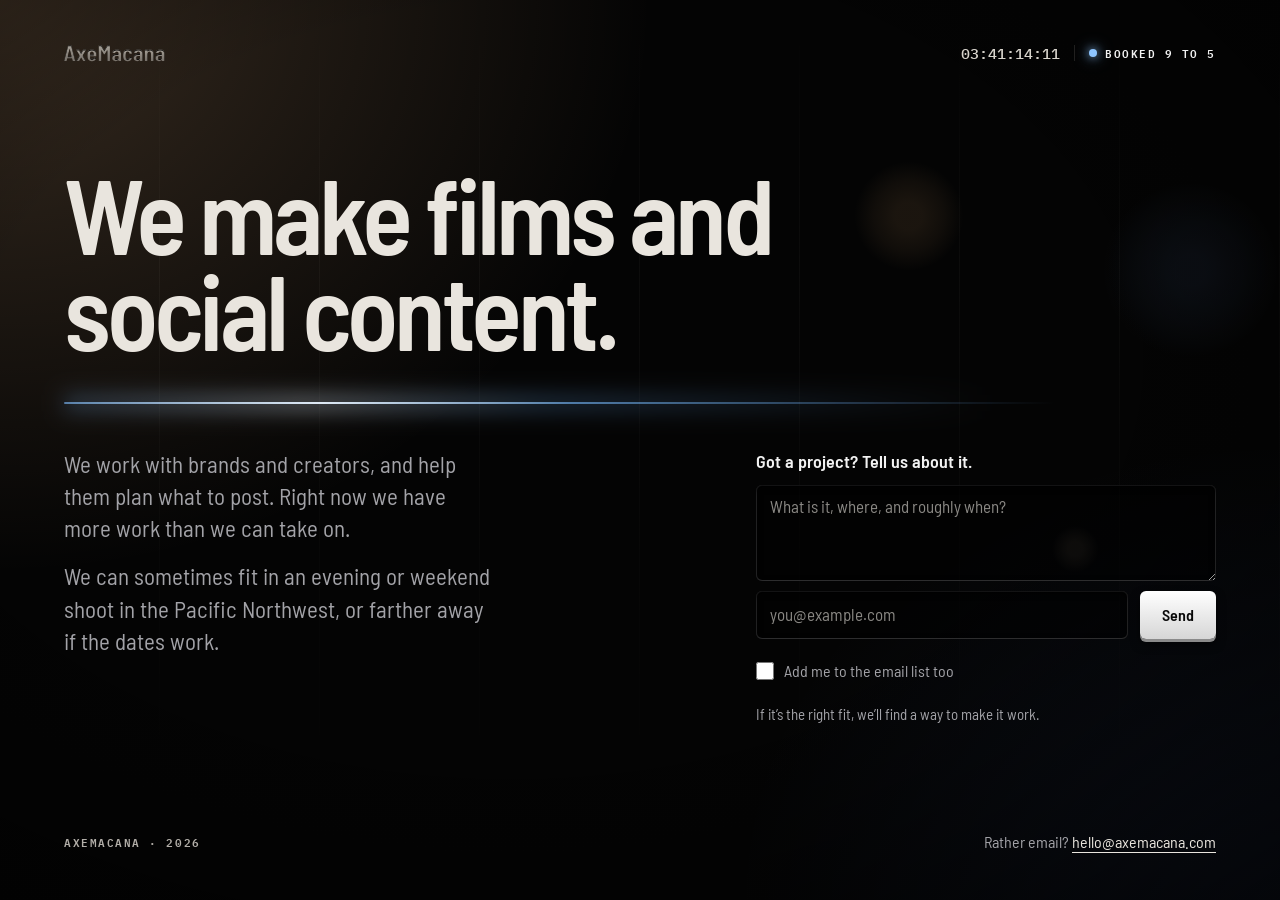
<file: index.html>
<!doctype html>
<html lang="en">
<head>
<meta charset="utf-8">
<meta name="theme-color" content="#040404">
<meta name="viewport" content="width=device-width,initial-scale=1">
<title>Axe Macana</title>
<meta name="description" content="Axe Macana makes films and social content for brands and creators. Evening and weekend shoots in the Pacific Northwest when the dates work.">
<link rel="preconnect" href="https://fonts.googleapis.com">
<link rel="preconnect" href="https://fonts.gstatic.com" crossorigin>
<link href="https://fonts.googleapis.com/css2?family=Barlow+Semi+Condensed:wght@400;600&family=IBM+Plex+Mono:wght@500;600&display=swap" rel="stylesheet">
<style>
/* Look: BrandToolkit docs/look/LOOK-INSTRUMENT-LIT.md. Colour is state only: blue = work under way. */
:root{--ink:#f2f2f2;--sub:#a3a3a8;--label:#b2aea8;--heading:#e9e5de;--run:#8ec5ff;--bg:#040404;
  --sans:"Barlow Semi Condensed","Segoe UI",system-ui,sans-serif;--mono:"IBM Plex Mono",ui-monospace,Consolas,monospace}
*{box-sizing:border-box}
[hidden]{display:none!important}
body{margin:0;background:var(--bg);color:var(--ink);font:400 18px/1.5 var(--sans)}
::selection{color:var(--bg);background:var(--heading)}
a{color:var(--heading);text-underline-offset:4px}
a:hover{color:#fff}
:focus-visible{outline:2px solid var(--heading);outline-offset:3px}

.page{position:relative;overflow:hidden;min-height:100vh;min-height:100svh;display:flex;flex-direction:column;justify-content:space-between;gap:56px;
  padding:clamp(16px,3vw,36px) clamp(16px,5vw,64px) clamp(20px,3vw,36px)}
.page>*{position:relative}
/* One room behind everything: warm key top left, cool fill bottom right, still bokeh, a faint grid, a vignette. */
.page>.light{position:absolute;inset:0;pointer-events:none}
.room{background:
  radial-gradient(circle 70px at 71% 24%,rgba(255,190,120,.09) 20%,rgba(255,190,120,.05) 50%,transparent 78%),
  radial-gradient(circle 30px at 84% 61%,rgba(255,220,180,.10) 24%,rgba(255,220,180,.05) 52%,transparent 78%),
  radial-gradient(circle 110px at 93% 30%,rgba(120,170,255,.07) 15%,rgba(120,170,255,.04) 48%,transparent 80%),
  radial-gradient(ellipse 60% 75% at 0% 0%,rgba(255,196,140,.20),transparent 85%),
  radial-gradient(ellipse 50% 60% at 100% 100%,rgba(90,140,255,.10),transparent 85%)}
.grid{background:repeating-linear-gradient(90deg,transparent 0 calc(12.5% - 1px),rgba(255,245,230,.035) calc(12.5% - 1px) 12.5%);
  -webkit-mask-image:linear-gradient(to bottom,transparent,#000 30%,transparent 92%);mask-image:linear-gradient(to bottom,transparent,#000 30%,transparent 92%)}
.vig{background:radial-gradient(ellipse 90% 85% at 40% 40%,transparent 45%,rgba(0,0,0,.7))}

@keyframes pulse{50%{opacity:.5}}
.live{animation:pulse 2.4s ease-in-out infinite}
@media (prefers-reduced-motion:reduce){.live{animation:none}}

.lbl{font:600 11px/1.5 var(--mono);letter-spacing:.14em;text-transform:uppercase;color:var(--label)}
header{display:flex;flex-wrap:wrap;align-items:center;justify-content:space-between;gap:8px 24px}
.wordmark{height:34px;width:auto;display:block;margin-left:-24px} /* the file has 45 of 280 units of empty space before the A */
.state{display:flex;align-items:center;gap:14px}
.tc{font:500 15px var(--mono);color:#d8d4cc;font-variant-numeric:tabular-nums}
.working{display:inline-flex;align-items:center;gap:8px;padding-left:14px;border-left:1px solid rgba(255,245,230,.12)}
.working .lbl{color:var(--ink)}
.dot{width:8px;height:8px;border-radius:50%;background:var(--run);box-shadow:0 0 8px rgba(142,197,255,.75),0 0 16px rgba(142,197,255,.75)}

main{display:flex;flex-direction:column;gap:clamp(24px,4vw,44px)}
h1{margin:0;max-width:11.5em;font-size:clamp(44px,8.2vw,124px);line-height:.92;font-weight:600;letter-spacing:-.04em;color:var(--heading);text-wrap:balance}
.glow{position:relative;height:2px}
.glow span{position:absolute;mix-blend-mode:screen}
.glow .line{inset:0;border-radius:2px;background:linear-gradient(90deg,rgba(110,180,255,.6),rgba(225,240,255,.95) 22%,rgba(110,180,255,.6) 44%,transparent 86%)}
.glow .haze{left:0;right:20%;top:-8px;height:18px;filter:blur(10px);opacity:.35;background:linear-gradient(90deg,rgba(110,180,255,.6),rgba(225,240,255,.95) 26%,rgba(110,180,255,.6) 52%,transparent)}
.lower{display:flex;flex-wrap:wrap;align-items:flex-start;justify-content:space-between;gap:28px 64px}
.copy{flex:1 1 300px;max-width:24em}
.copy p{margin:0;font-size:clamp(19px,1.8vw,23px);line-height:1.4;color:var(--sub)}
.copy p+p{margin-top:.7em}

form{flex:1 1 340px;max-width:460px;display:flex;flex-direction:column;gap:10px}
form label{font-weight:600;font-size:18px}
.row{display:flex;flex-wrap:wrap;gap:12px}
input[type=email]{flex:1 1 220px;min-width:0;min-height:48px;padding:10px 14px;border:0;border-radius:6px;background:rgba(0,0,0,.5);box-shadow:inset 0 2px 6px #000,inset 0 0 0 1px #3a3a3c;color:var(--ink);font:400 17px/1.4 var(--sans)}
input[type=email]::placeholder,textarea::placeholder{color:#8a8884}
textarea{width:100%;min-height:96px;resize:vertical;padding:10px 14px;border:0;border-radius:6px;background:rgba(0,0,0,.5);box-shadow:inset 0 2px 6px #000,inset 0 0 0 1px #3a3a3c;color:var(--ink);font:400 17px/1.4 var(--sans)}
.check{display:flex;align-items:center;gap:10px;min-height:44px;font-weight:400!important;font-size:16px!important;color:var(--sub);cursor:pointer}
.check input{width:18px;height:18px;margin:0;accent-color:#e9e5de;flex:none}
button{flex:none;min-height:48px;padding:0 22px;border:0;border-radius:6px;cursor:pointer;font:600 16px var(--sans);color:#090909;background:linear-gradient(#fff,#d6d6d6);box-shadow:0 3px 0 #8a8a8a,0 5px 10px rgba(0,0,0,.6)}
button:active{transform:translateY(2px);box-shadow:0 1px 0 #8a8a8a,0 2px 5px rgba(0,0,0,.6)}
.fine{font-size:15px;color:var(--sub)}
.fine.err{color:#ff8a7a}
/* After Send: the form is replaced by this, big enough to notice. Green = sent (the look's "ok"). */
.sent{flex:1 1 340px;max-width:460px;display:flex;flex-direction:column;gap:10px;padding:22px 22px 20px;border-radius:10px;
  background:rgba(16,15,15,.55);box-shadow:inset 0 1px 0 rgba(255,245,230,.09),inset 0 0 0 1px rgba(34,224,122,.35),0 18px 40px rgba(0,0,0,.45),0 0 32px rgba(34,224,122,.08);outline:none}
.sent h2{display:flex;align-items:center;gap:12px;margin:0;font-size:clamp(30px,4vw,40px);line-height:1.05;font-weight:600;letter-spacing:-.02em;color:var(--heading)}
.sent .ok{width:12px;height:12px;border-radius:50%;flex:none;background:#22e07a;box-shadow:0 0 8px rgba(34,224,122,.75),0 0 16px rgba(34,224,122,.75)}
.sent p{margin:0;font-size:19px;line-height:1.4;color:var(--ink)}
.sent .again{align-self:flex-start;min-height:44px;padding:0;background:none;box-shadow:none;color:var(--sub);font:400 16px var(--sans);text-decoration:underline;text-underline-offset:4px}
.sent .again:active{transform:none}
.hp{position:absolute;left:-9999px}

footer{display:flex;flex-wrap:wrap;align-items:center;justify-content:space-between;gap:4px 24px}
footer p{margin:0;font-size:16px;color:var(--sub)}
footer a{display:inline-flex;align-items:center;min-height:44px}
@media (max-width:600px){footer{flex-direction:column-reverse;align-items:flex-start}}  /* on a phone the name goes last, under the email line */
</style>
<script>
// GoatCounter: one account for several domains, so prefix paths with the host,
// and count clicks on outbound links and buttons as events.
window.goatcounter={no_onload:true,path:function(p){return location.host+p}};
document.addEventListener('DOMContentLoaded',function(){
  document.querySelectorAll('a[href]').forEach(function(a){
    if(a.hasAttribute('data-goatcounter-click'))return;
    var h=a.getAttribute('href');
    if(/^(https?:|mailto:|tel:)/.test(h)||/#(contact|sauna-channel|social|films|credits)$/.test(h)){
      a.setAttribute('data-goatcounter-click',location.host+' click: '+h.replace(/^https?:\/\//,''));
      a.setAttribute('data-goatcounter-title',(a.textContent||'').trim().replace(/\s+/g,' ').slice(0,80));
    }
  });
});
</script>
<script>
// Count first (the ?ref= tag from /ig, /tt, /yt, /x, /email is read here), then clean the address bar.
function gcReady(){function go(){goatcounter.count();goatcounter.bind_events();
  if(location.search)history.replaceState(null,'',location.pathname+location.hash)}
  if(document.readyState==='loading')document.addEventListener('DOMContentLoaded',go);else go()}
</script>
<script data-goatcounter="https://axemacana.goatcounter.com/count" async src="//gc.zgo.at/count.js" onload="gcReady()"></script>
</head>
<body>
<div class="page">
<div class="light room" aria-hidden="true"></div>
<div class="light grid" aria-hidden="true"></div>
<div class="light vig" aria-hidden="true"></div>

<header>
  <img class="wordmark" src="wordmark.svg" width="280" height="64" alt="Axe Macana">
  <div class="state">
    <span class="tc" id="tc" aria-hidden="true"></span>
    <span class="working"><span class="dot live"></span><span class="lbl">Booked 9 to 5</span></span>
  </div>
</header>

<main id="main">
  <h1>We make films and social content.</h1>
  <div class="glow" aria-hidden="true"><span class="line live"></span><span class="haze live"></span></div>
  <div class="lower">
    <div class="copy">
    <p>We work with brands and creators, and help them plan what to post. Right now we have more work than we can take on.</p>
    <p>We can sometimes fit in an evening or weekend shoot in the Pacific Northwest, or farther away if the dates work.</p>
    </div>
    <form id="project" action="https://api.web3forms.com/submit" method="post">
      <input type="hidden" name="access_key" value="7d783d63-92f8-4aae-b6c3-2d317c190f1e">
      <input type="hidden" name="subject" value="New project from axemacana.com">
      <input type="hidden" name="from_name" value="axemacana.com">
      <input type="checkbox" name="botcheck" class="hp" tabindex="-1" autocomplete="off" aria-hidden="true">
      <label for="msg">Got a project? Tell us about it.</label>
      <textarea id="msg" name="message" rows="3" placeholder="What is it, where, and roughly when?" required></textarea>
      <div class="row">
        <input id="email" type="email" name="email" placeholder="you@example.com" autocomplete="email" aria-label="Your email" required>
        <button type="submit" id="project-btn">Send</button>
      </div>
      <label class="check"><input type="checkbox" id="join"><span>Add me to the email list too</span></label>
      <span class="fine" id="project-note" role="status" aria-live="polite">If it’s the right fit, we’ll find a way to make it work.</span>
    </form>
    <div class="sent" id="sent" tabindex="-1" hidden>
      <h2><span class="ok" aria-hidden="true"></span>Got it, thanks.</h2>
      <p>We’ll read it and write back soon.</p>
      <p id="sent-list" hidden>One more thing: check your inbox and confirm the email list, or you won’t be on it.</p>
      <button type="button" class="again" id="again">Send another</button>
    </div>
  </div>
</main>

<footer>
  <span class="lbl">AxeMacana · 2026</span>
  <p>Rather email? <a href="mailto:hello@axemacana.com">hello@axemacana.com</a></p>
</footer>
</div>
<script>
// Project form: sends to Web3Forms (which emails us) in the background and stays on the page; Web3Forms
// answers JSON {"success":true}. If the box is ticked, the address also goes to the Kit list, which sends
// its own confirm email. Without JavaScript the form posts to Web3Forms directly.
(function(){
  var f=document.getElementById('project'); if(!f||!window.fetch||!window.FormData) return;
  var btn=document.getElementById('project-btn'), note=document.getElementById('project-note'), first=note.textContent, busy=false;
  function fail(msg){note.className='fine err'; note.textContent=msg}
  var sent=document.getElementById('sent');
  function done(joined){f.reset(); note.className='fine'; note.textContent=first;
    document.getElementById('sent-list').hidden=!joined;
    f.hidden=true; sent.hidden=false;
    sent.focus({preventScroll:true});   // moves focus off the field, which also closes a phone keyboard
    sent.scrollIntoView({block:'center',behavior:'smooth'})}
  document.getElementById('again').addEventListener('click',function(){sent.hidden=true; f.hidden=false; f.message.focus()});
  f.addEventListener('submit',function(e){
    e.preventDefault(); if(busy) return;
    if(f.botcheck.checked){done(false);return}   // honeypot ticked: a bot, say nothing
    busy=true; btn.disabled=true; btn.textContent='Sending…'; note.className='fine'; note.textContent=first;
    var join=document.getElementById('join').checked;
    if(join){var k=new FormData(); k.set('email_address',f.email.value);
      fetch('https://app.kit.com/forms/10152137/subscriptions',{method:'POST',body:k,headers:{Accept:'application/json'}}).catch(function(){})}
    fetch(f.action,{method:'POST',body:new FormData(f),headers:{Accept:'application/json'}})
      .then(function(r){return r.json()})
      .then(function(j){ if(j&&j.success){done(join);return} fail('That didn’t send. Try again, or email us.') })
      .catch(function(){fail('That didn’t send. Check your connection, or email us.')})
      .finally(function(){busy=false; btn.disabled=false; btn.textContent='Send'});
  });

  // Phones: keep the field being typed in above the on-screen keyboard. The visual viewport shrinks when
  // the keyboard opens; if the field (with its Send row) ends up under it, add room below the page and
  // scroll it into the part that is still visible. Browsers that already do this see no change.
  var vv=window.visualViewport; if(!vv) return;
  var active=null;
  function fit(){
    if(!active) return;
    var cover=Math.max(0,window.innerHeight-vv.height);
    document.body.style.paddingBottom=cover?cover+'px':'';
    var target=active.tagName==='TEXTAREA'?active:(active.closest('.row')||active);
    var r=target.getBoundingClientRect(), top=vv.offsetTop+16, bottom=vv.offsetTop+vv.height-32;   // 32: room for the Send key's shadow and a phone's suggestion bar
    if(r.bottom>bottom) window.scrollBy(0,r.bottom-bottom);
    else if(r.top<top) window.scrollBy(0,r.top-top);
  }
  f.addEventListener('focusin',function(e){
    if(!/^(TEXTAREA|INPUT)$/.test(e.target.tagName)||e.target.type==='checkbox') return;
    active=e.target; setTimeout(fit,350); setTimeout(fit,750);   // after the keyboard has slid in, and again after the browser's own scroll
  });
  f.addEventListener('focusout',function(){active=null; setTimeout(function(){if(!active) document.body.style.paddingBottom=''},200)});
  vv.addEventListener('resize',fit);
})();
</script>
<script>
// Time of day as timecode at 24 frames a second; once a second when the visitor asks for less motion.
(function(){
  var el=document.getElementById('tc'); if(!el) return;
  var calm=window.matchMedia&&matchMedia('(prefers-reduced-motion: reduce)').matches;
  function p(n){return String(n).padStart(2,'0')}
  function tick(){var d=new Date();
    el.textContent=p(d.getHours())+':'+p(d.getMinutes())+':'+p(d.getSeconds())+':'+(calm?'00':p(Math.floor(d.getMilliseconds()*24/1000)))}
  tick(); setInterval(tick,calm?1000:1000/24);
})();
</script>
</body>
</html>
</file>
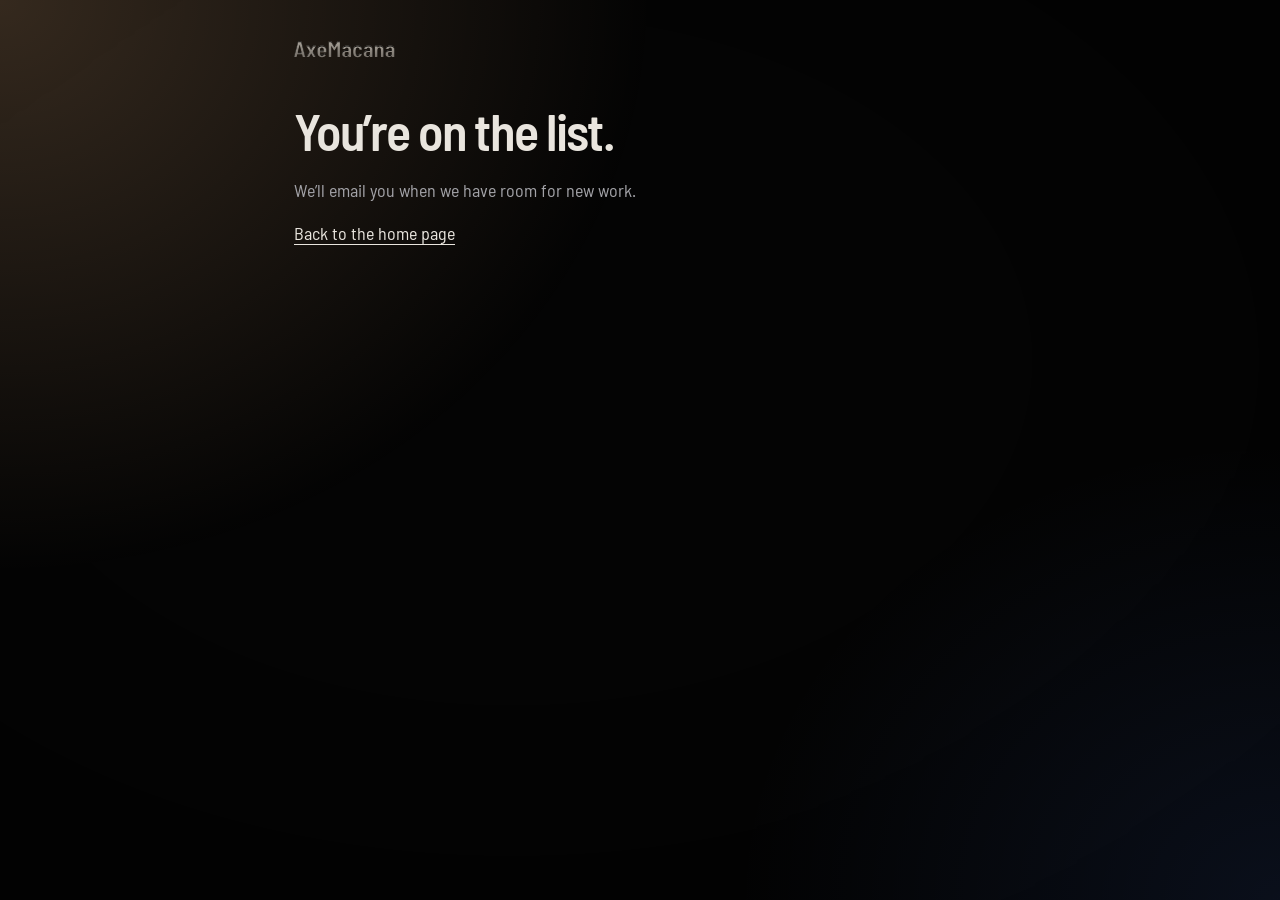
<file: confirmed/index.html>
<!doctype html>
<meta charset="utf-8">
<meta name="viewport" content="width=device-width,initial-scale=1">
<meta name="robots" content="noindex,nofollow">
<meta name="theme-color" content="#040404">
<title>You’re on the list · Axe Macana</title>
<link rel="preconnect" href="https://fonts.googleapis.com">
<link rel="preconnect" href="https://fonts.gstatic.com" crossorigin>
<link href="https://fonts.googleapis.com/css2?family=Barlow+Semi+Condensed:wght@400;600&display=swap" rel="stylesheet">
<link rel="stylesheet" href="/pages.css">
<script>window.goatcounter={path:function(p){return location.host+p}}</script>
<script data-goatcounter="https://axemacana.goatcounter.com/count" async src="//gc.zgo.at/count.js"></script>
<h1>You’re on the list.</h1>
<p>We’ll email you when we have room for new work.</p>
<p><a href="/">Back to the home page</a></p>
</file>
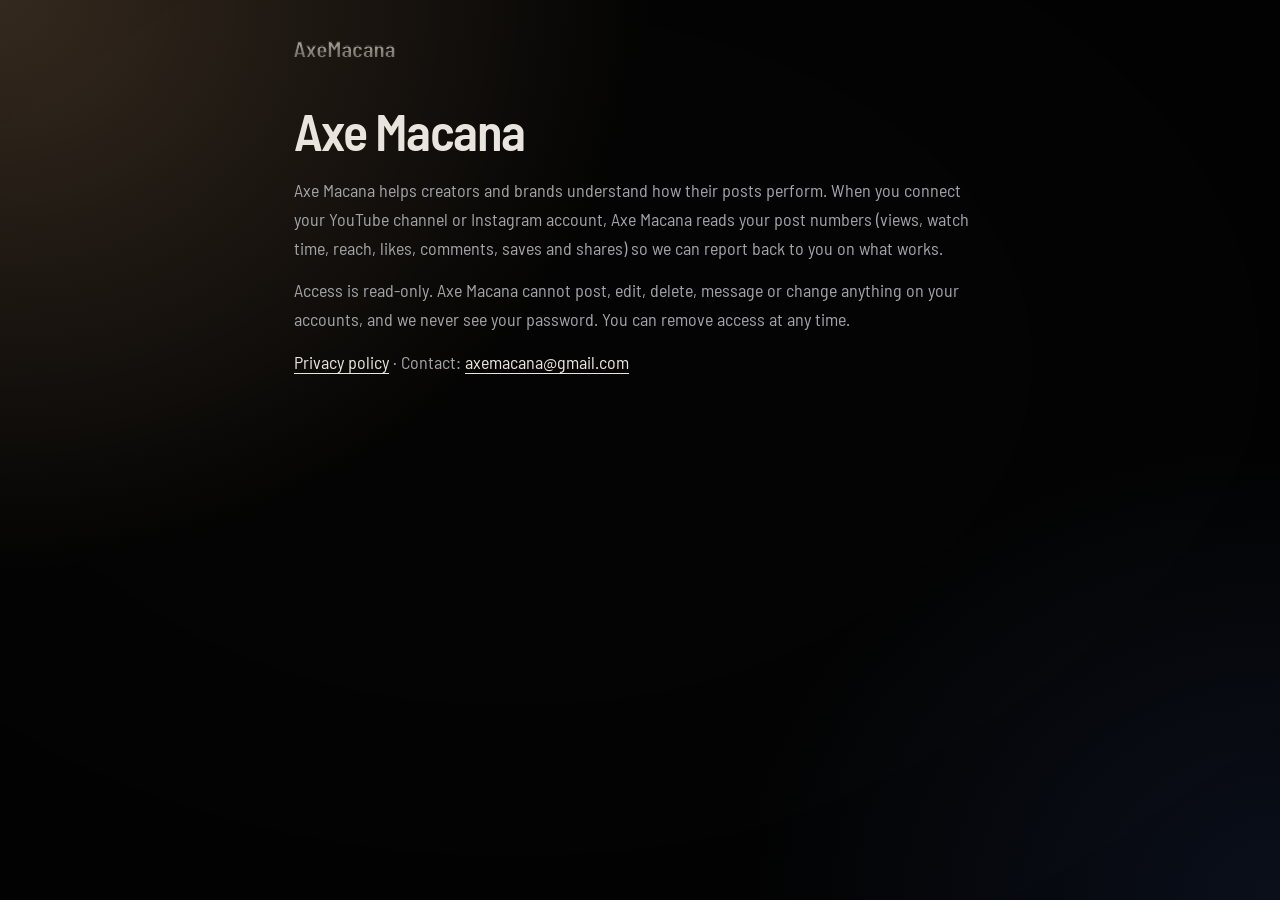
<file: connect/index.html>
<!doctype html>
<meta charset="utf-8">
<meta name="viewport" content="width=device-width,initial-scale=1">
<meta name="robots" content="noindex,nofollow">
<title>Axe Macana</title>
<meta name="theme-color" content="#040404">
<link rel="preconnect" href="https://fonts.googleapis.com">
<link rel="preconnect" href="https://fonts.gstatic.com" crossorigin>
<link href="https://fonts.googleapis.com/css2?family=Barlow+Semi+Condensed:wght@400;600&display=swap" rel="stylesheet">
<link rel="stylesheet" href="/pages.css">
<h1>Axe Macana</h1>
<p>Axe Macana helps creators and brands understand how their posts perform. When you connect your YouTube channel or
Instagram account, Axe Macana reads your post numbers (views, watch time, reach, likes, comments, saves and shares)
so we can report back to you on what works.</p>
<p>Access is read-only. Axe Macana cannot post, edit, delete, message or change anything on your accounts, and we never see
your password. You can remove access at any time.</p>
<p><a href="/connect/privacy">Privacy policy</a> · Contact: <a href="mailto:axemacana@gmail.com">axemacana@gmail.com</a></p>
</file>
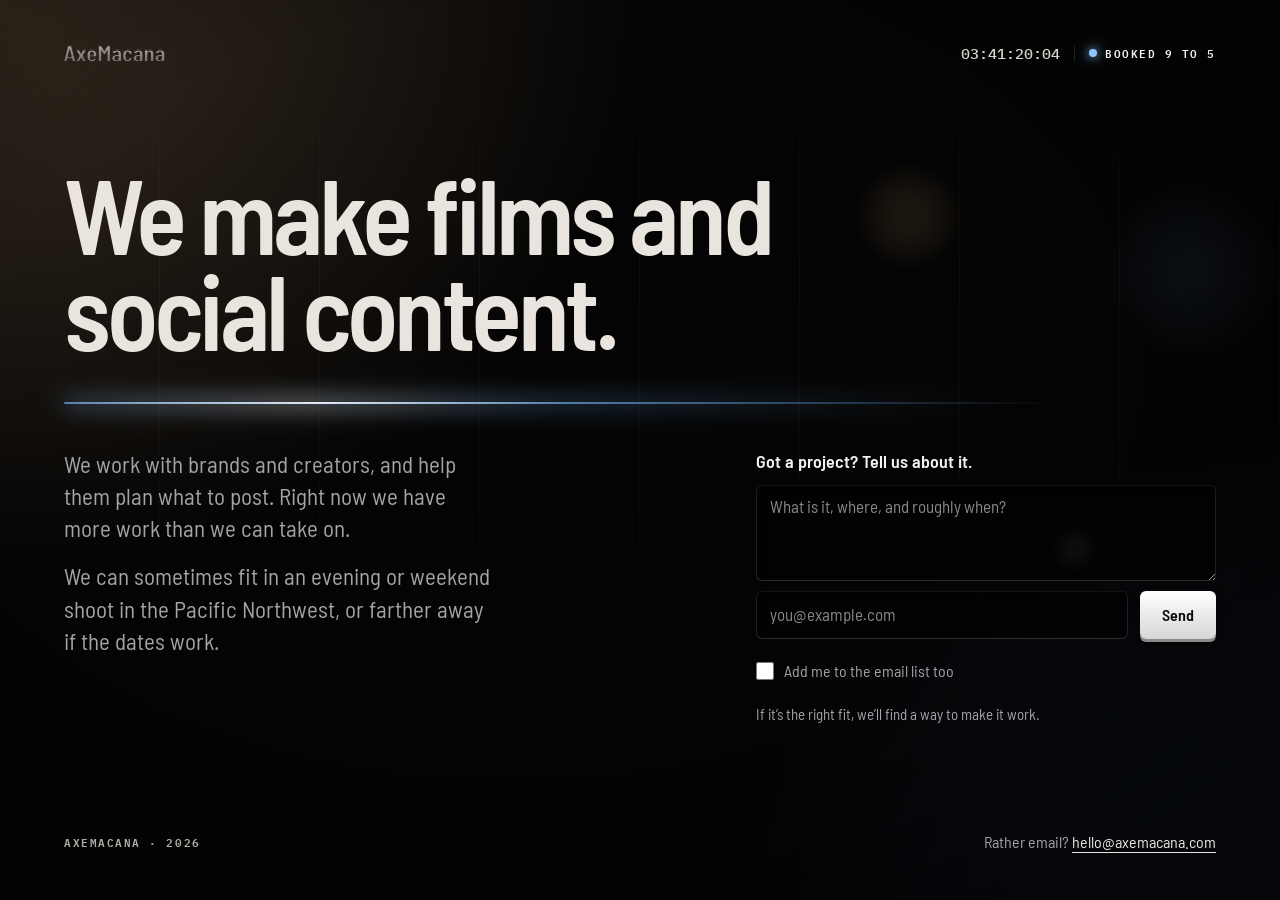
<file: email/index.html>
<!doctype html>
<meta charset="utf-8">
<title>Redirecting</title>
<meta name="robots" content="noindex">
<meta name="referrer" content="no-referrer">
<link rel="canonical" href="https://axemacana.com/">
<meta http-equiv="refresh" content="0;url=/?ref=email">
<script>location.replace('/?ref=email')</script>
<a href="/?ref=email">Continue</a>
</file>
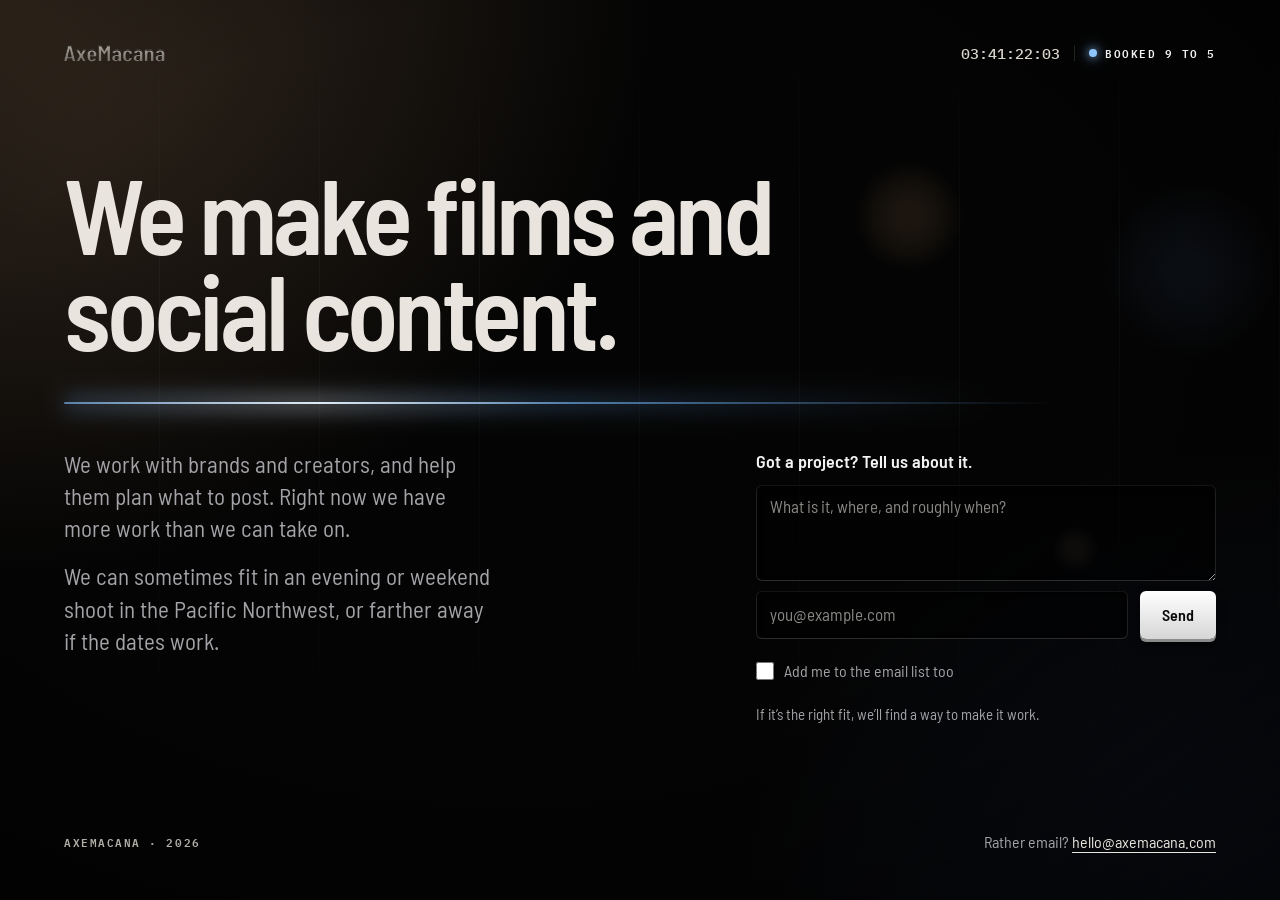
<file: ig/index.html>
<!doctype html>
<meta charset="utf-8">
<title>Redirecting</title>
<meta name="robots" content="noindex">
<meta name="referrer" content="no-referrer">
<link rel="canonical" href="https://axemacana.com/">
<meta http-equiv="refresh" content="0;url=/?ref=instagram">
<script>location.replace('/?ref=instagram')</script>
<a href="/?ref=instagram">Continue</a>
</file>
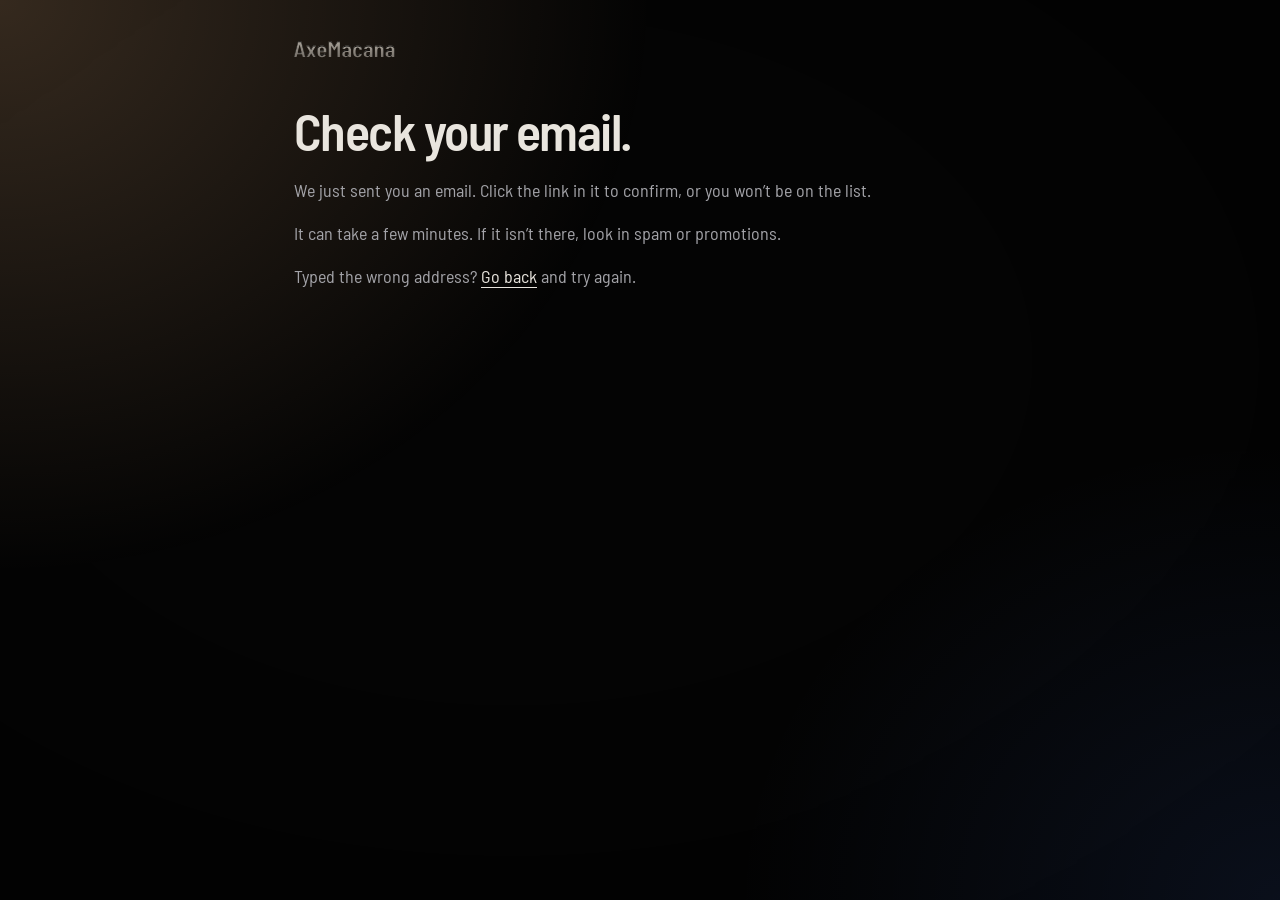
<file: thanks/index.html>
<!doctype html>
<meta charset="utf-8">
<meta name="viewport" content="width=device-width,initial-scale=1">
<meta name="robots" content="noindex,nofollow">
<meta name="theme-color" content="#040404">
<title>Check your email · Axe Macana</title>
<link rel="preconnect" href="https://fonts.googleapis.com">
<link rel="preconnect" href="https://fonts.gstatic.com" crossorigin>
<link href="https://fonts.googleapis.com/css2?family=Barlow+Semi+Condensed:wght@400;600&display=swap" rel="stylesheet">
<link rel="stylesheet" href="/pages.css">
<script>window.goatcounter={path:function(p){return location.host+p}}</script>
<script data-goatcounter="https://axemacana.goatcounter.com/count" async src="//gc.zgo.at/count.js"></script>
<h1>Check your email.</h1>
<p>We just sent you an email. Click the link in it to confirm, or you won’t be on the list.</p>
<p>It can take a few minutes. If it isn’t there, look in spam or promotions.</p>
<p>Typed the wrong address? <a href="/">Go back</a> and try again.</p>
</file>
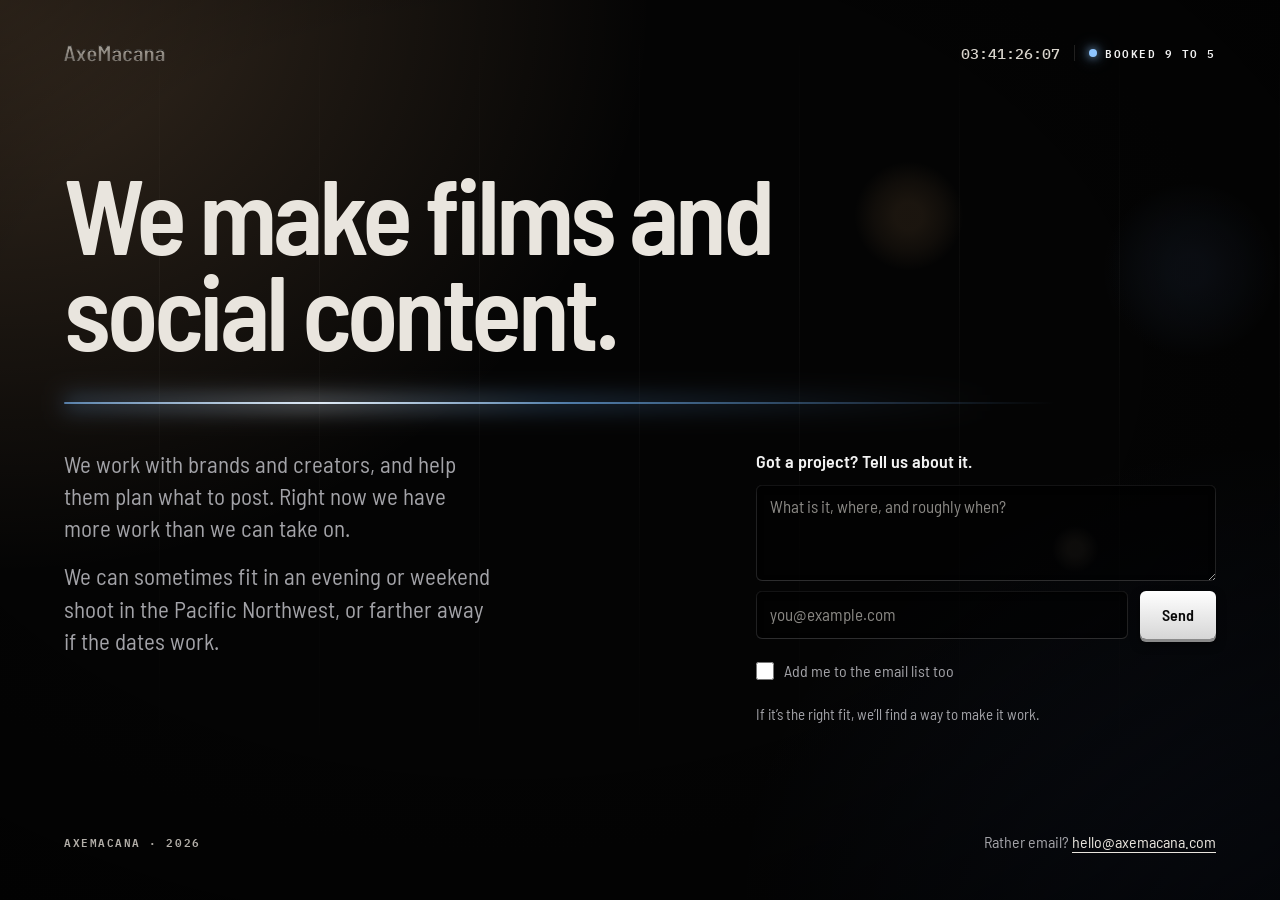
<file: tt/index.html>
<!doctype html>
<meta charset="utf-8">
<title>Redirecting</title>
<meta name="robots" content="noindex">
<meta name="referrer" content="no-referrer">
<link rel="canonical" href="https://axemacana.com/">
<meta http-equiv="refresh" content="0;url=/?ref=tiktok">
<script>location.replace('/?ref=tiktok')</script>
<a href="/?ref=tiktok">Continue</a>
</file>
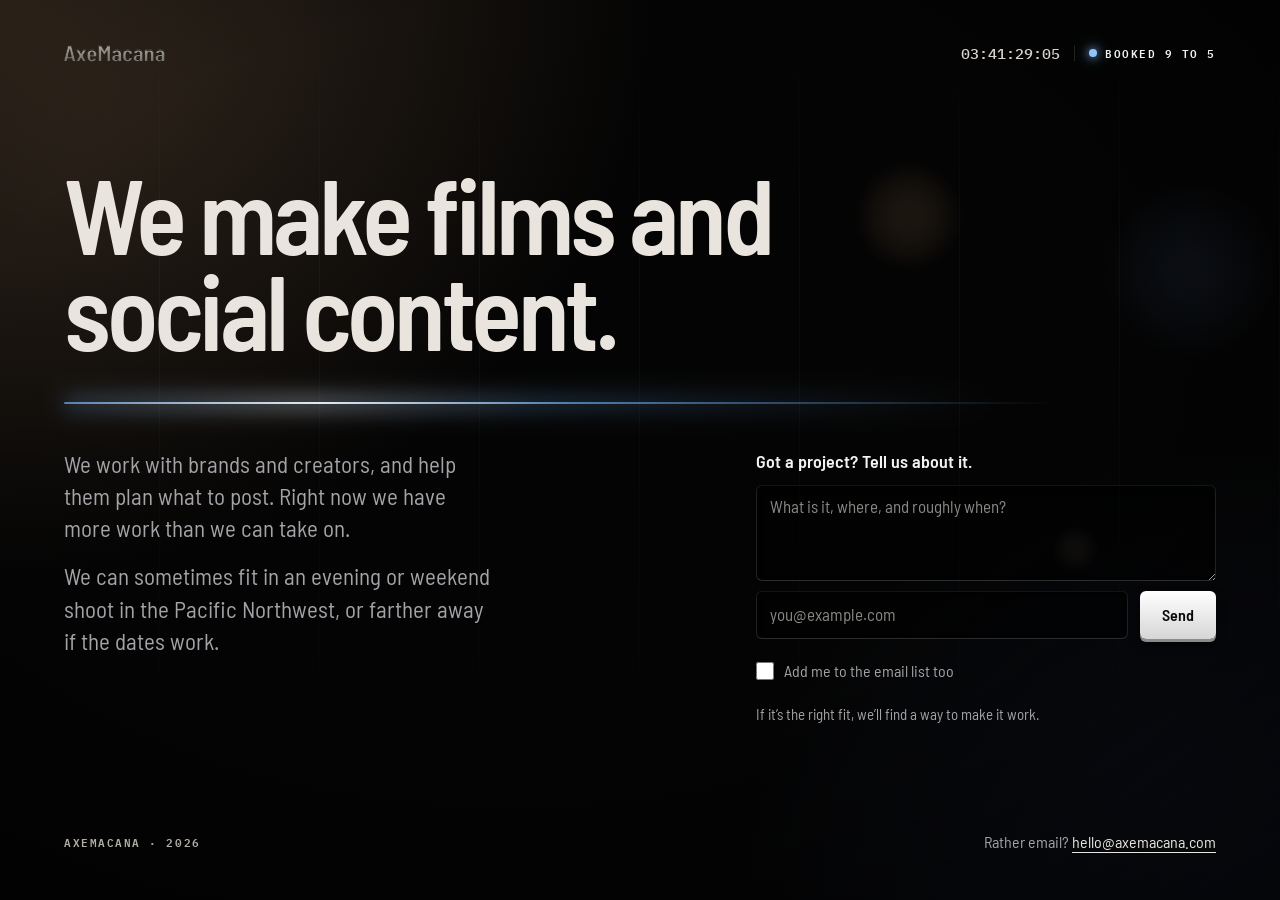
<file: x/index.html>
<!doctype html>
<meta charset="utf-8">
<title>Redirecting</title>
<meta name="robots" content="noindex">
<meta name="referrer" content="no-referrer">
<link rel="canonical" href="https://axemacana.com/">
<meta http-equiv="refresh" content="0;url=/?ref=x">
<script>location.replace('/?ref=x')</script>
<a href="/?ref=x">Continue</a>
</file>
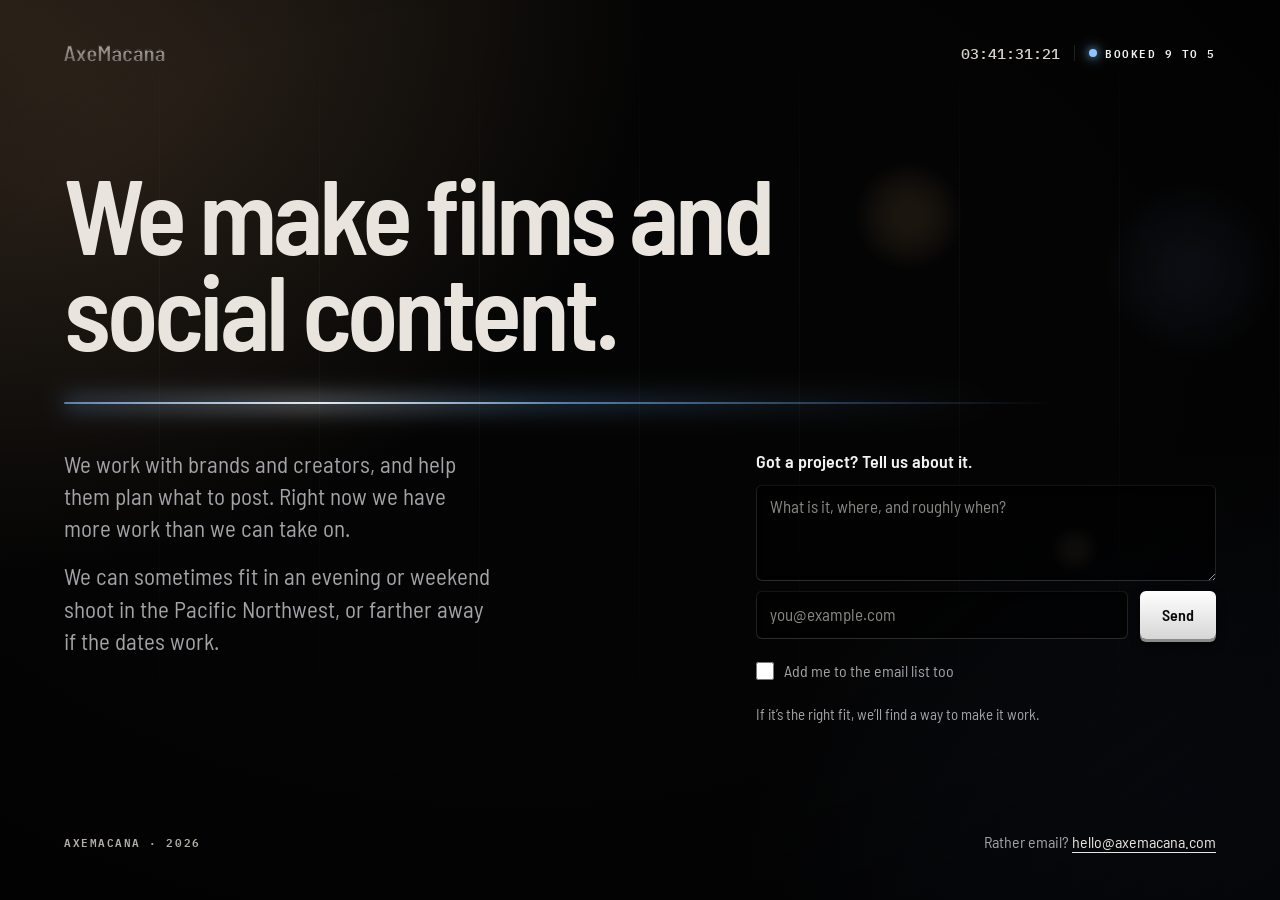
<file: yt/index.html>
<!doctype html>
<meta charset="utf-8">
<title>Redirecting</title>
<meta name="robots" content="noindex">
<meta name="referrer" content="no-referrer">
<link rel="canonical" href="https://axemacana.com/">
<meta http-equiv="refresh" content="0;url=/?ref=youtube">
<script>location.replace('/?ref=youtube')</script>
<a href="/?ref=youtube">Continue</a>
</file>
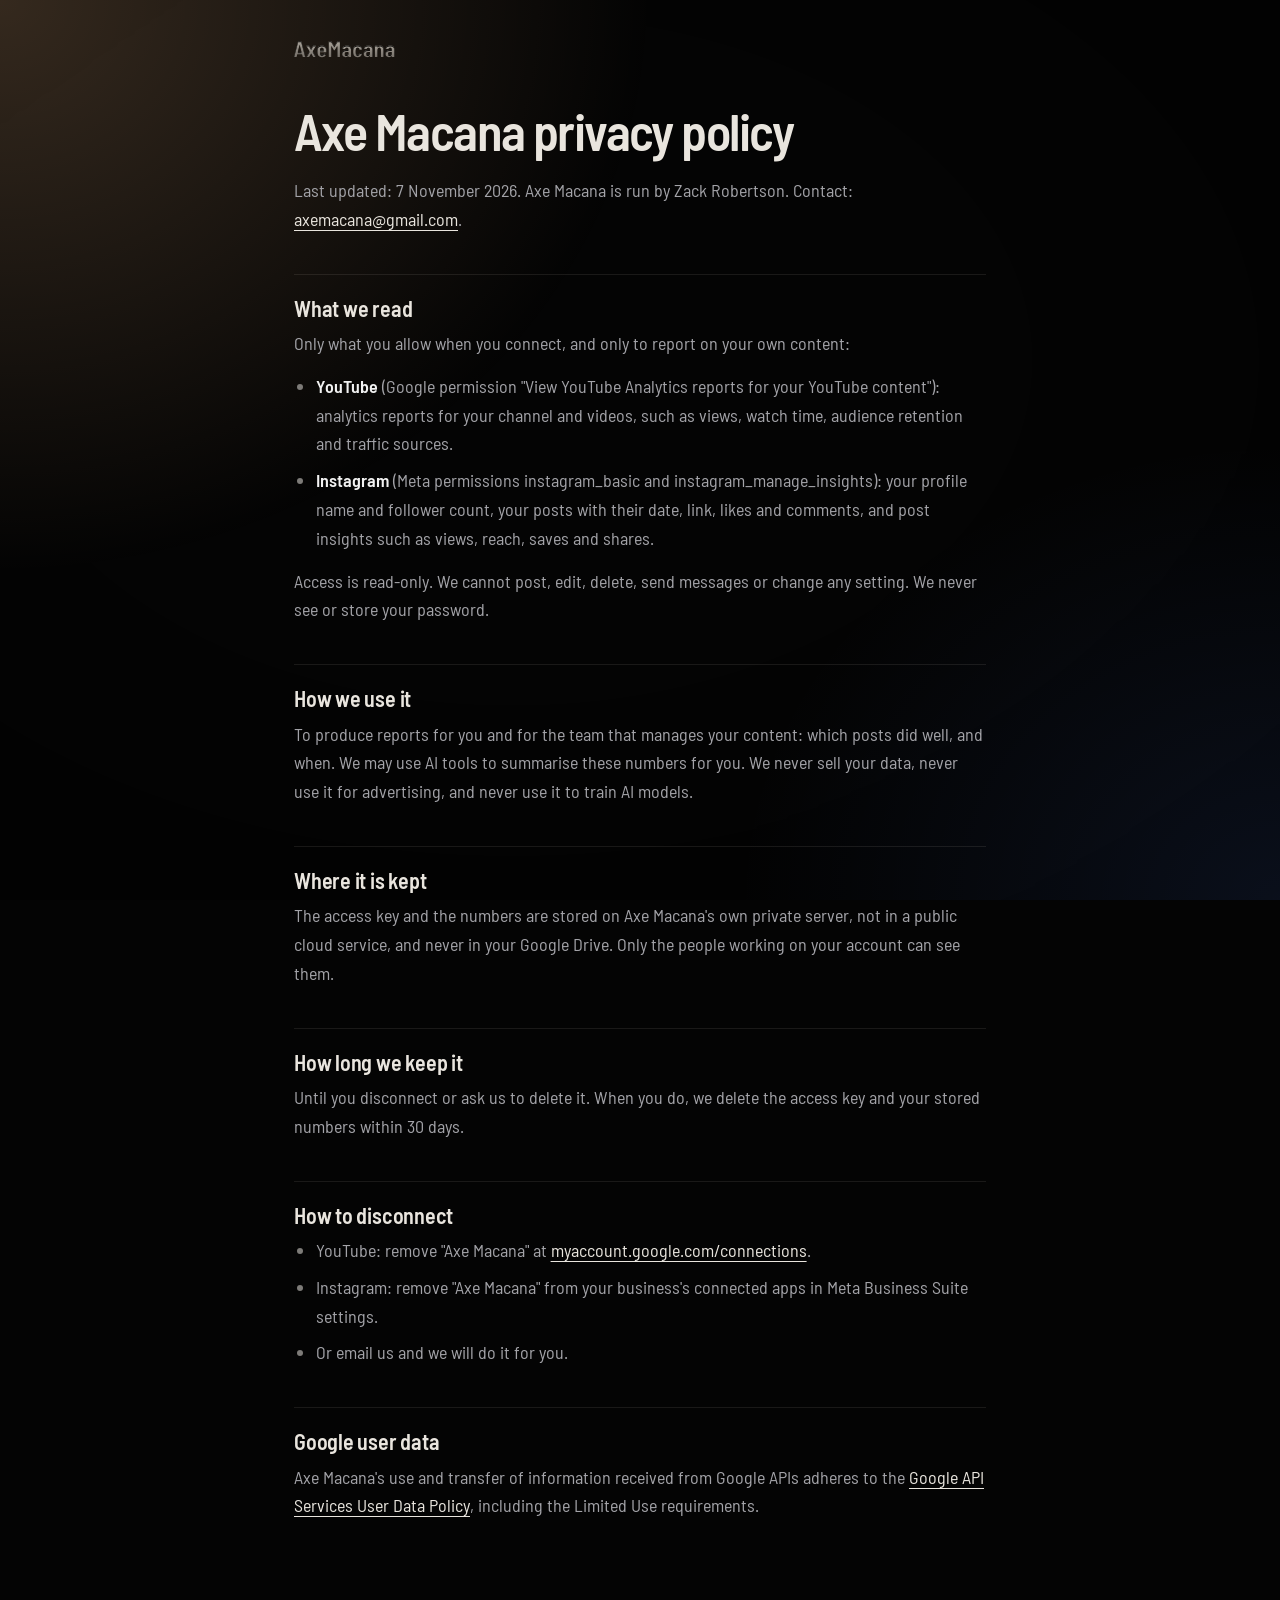
<file: connect/privacy/index.html>
<!doctype html>
<meta charset="utf-8">
<meta name="viewport" content="width=device-width,initial-scale=1">
<meta name="robots" content="noindex,nofollow">
<title>Axe Macana privacy policy</title>
<meta name="theme-color" content="#040404">
<link rel="preconnect" href="https://fonts.googleapis.com">
<link rel="preconnect" href="https://fonts.gstatic.com" crossorigin>
<link href="https://fonts.googleapis.com/css2?family=Barlow+Semi+Condensed:wght@400;600&display=swap" rel="stylesheet">
<link rel="stylesheet" href="/pages.css">
<h1>Axe Macana privacy policy</h1>
<p>Last updated: 7 November 2026. Axe Macana is run by Zack Robertson. Contact:
<a href="mailto:axemacana@gmail.com">axemacana@gmail.com</a>.</p>

<h2>What we read</h2>
<p>Only what you allow when you connect, and only to report on your own content:</p>
<ul>
<li><b>YouTube</b> (Google permission "View YouTube Analytics reports for your YouTube content"): analytics reports for
your channel and videos, such as views, watch time, audience retention and traffic sources.</li>
<li><b>Instagram</b> (Meta permissions instagram_basic and instagram_manage_insights): your profile name and follower
count, your posts with their date, link, likes and comments, and post insights such as views, reach, saves and shares.</li>
</ul>
<p>Access is read-only. We cannot post, edit, delete, send messages or change any setting. We never see or store your
password.</p>

<h2>How we use it</h2>
<p>To produce reports for you and for the team that manages your content: which posts did well, and when. We may use
AI tools to summarise these numbers for you. We never sell your data, never use it for advertising, and never use it to
train AI models.</p>

<h2>Where it is kept</h2>
<p>The access key and the numbers are stored on Axe Macana's own private server, not in a public cloud service, and never in your
Google Drive. Only the people working on your account can see them.</p>

<h2>How long we keep it</h2>
<p>Until you disconnect or ask us to delete it. When you do, we delete the access key and your stored numbers within 30
days.</p>

<h2>How to disconnect</h2>
<ul>
<li>YouTube: remove "Axe Macana" at <a href="https://myaccount.google.com/connections">myaccount.google.com/connections</a>.</li>
<li>Instagram: remove "Axe Macana" from your business's connected apps in Meta Business Suite settings.</li>
<li>Or email us and we will do it for you.</li>
</ul>

<h2>Google user data</h2>
<p>Axe Macana's use and transfer of information received from Google APIs adheres to the
<a href="https://developers.google.com/terms/api-services-user-data-policy">Google API Services User Data Policy</a>,
including the Limited Use requirements.</p>
</file>
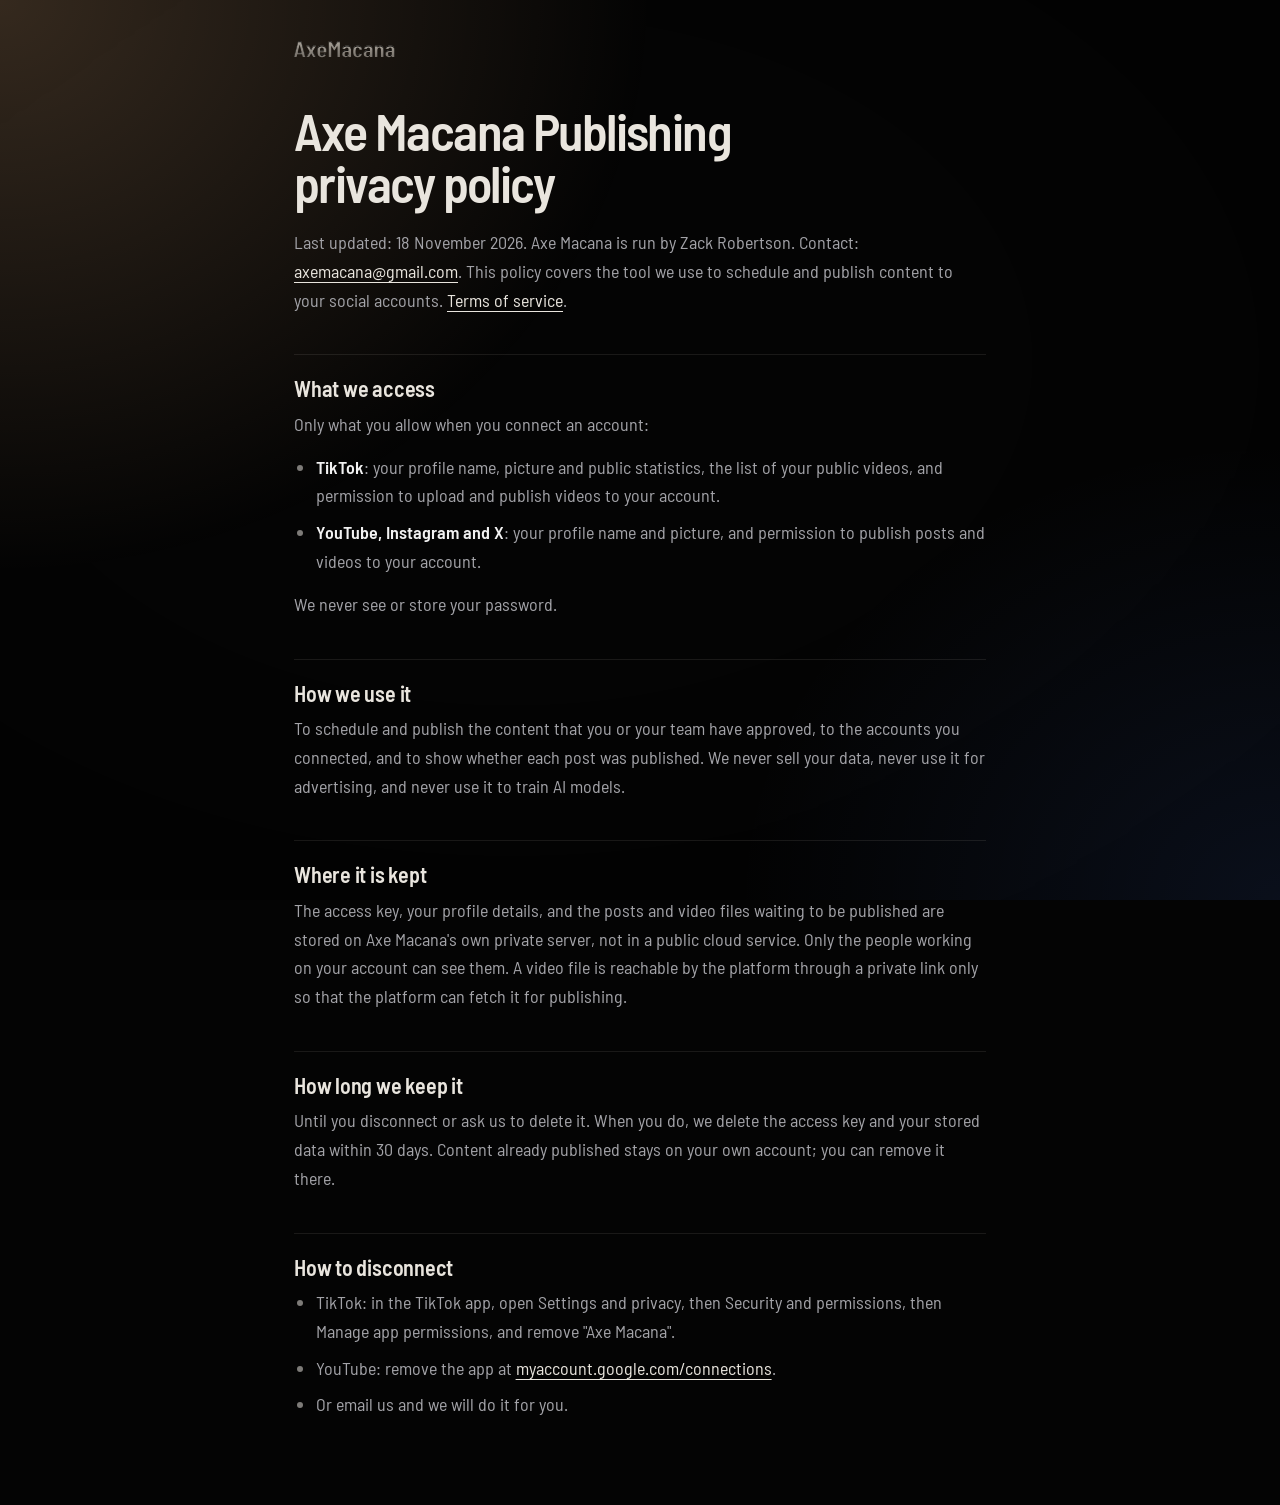
<file: post/privacy/index.html>
<!doctype html>
<meta charset="utf-8">
<meta name="viewport" content="width=device-width,initial-scale=1">
<meta name="robots" content="noindex,nofollow">
<meta name="theme-color" content="#040404">
<link rel="preconnect" href="https://fonts.googleapis.com">
<link rel="preconnect" href="https://fonts.gstatic.com" crossorigin>
<link href="https://fonts.googleapis.com/css2?family=Barlow+Semi+Condensed:wght@400;600&display=swap" rel="stylesheet">
<link rel="stylesheet" href="/pages.css">
<title>Axe Macana Publishing privacy policy</title>
<h1>Axe Macana Publishing privacy policy</h1>
<p>Last updated: 18 November 2026. Axe Macana is run by Zack Robertson. Contact:
<a href="mailto:axemacana@gmail.com">axemacana@gmail.com</a>. This policy covers the tool we use to schedule and
publish content to your social accounts. <a href="/post/terms/">Terms of service</a>.</p>

<h2>What we access</h2>
<p>Only what you allow when you connect an account:</p>
<ul>
<li><b>TikTok</b>: your profile name, picture and public statistics, the list of your public videos, and permission to
upload and publish videos to your account.</li>
<li><b>YouTube, Instagram and X</b>: your profile name and picture, and permission to publish posts and videos to your
account.</li>
</ul>
<p>We never see or store your password.</p>

<h2>How we use it</h2>
<p>To schedule and publish the content that you or your team have approved, to the accounts you connected, and to show
whether each post was published. We never sell your data, never use it for advertising, and never use it to train AI
models.</p>

<h2>Where it is kept</h2>
<p>The access key, your profile details, and the posts and video files waiting to be published are stored on Axe
Macana's own private server, not in a public cloud service. Only the people working on your account can see them. A
video file is reachable by the platform through a private link only so that the platform can fetch it for publishing.</p>

<h2>How long we keep it</h2>
<p>Until you disconnect or ask us to delete it. When you do, we delete the access key and your stored data within 30
days. Content already published stays on your own account; you can remove it there.</p>

<h2>How to disconnect</h2>
<ul>
<li>TikTok: in the TikTok app, open Settings and privacy, then Security and permissions, then Manage app permissions,
and remove "Axe Macana".</li>
<li>YouTube: remove the app at <a href="https://myaccount.google.com/connections">myaccount.google.com/connections</a>.</li>
<li>Or email us and we will do it for you.</li>
</ul>
</file>
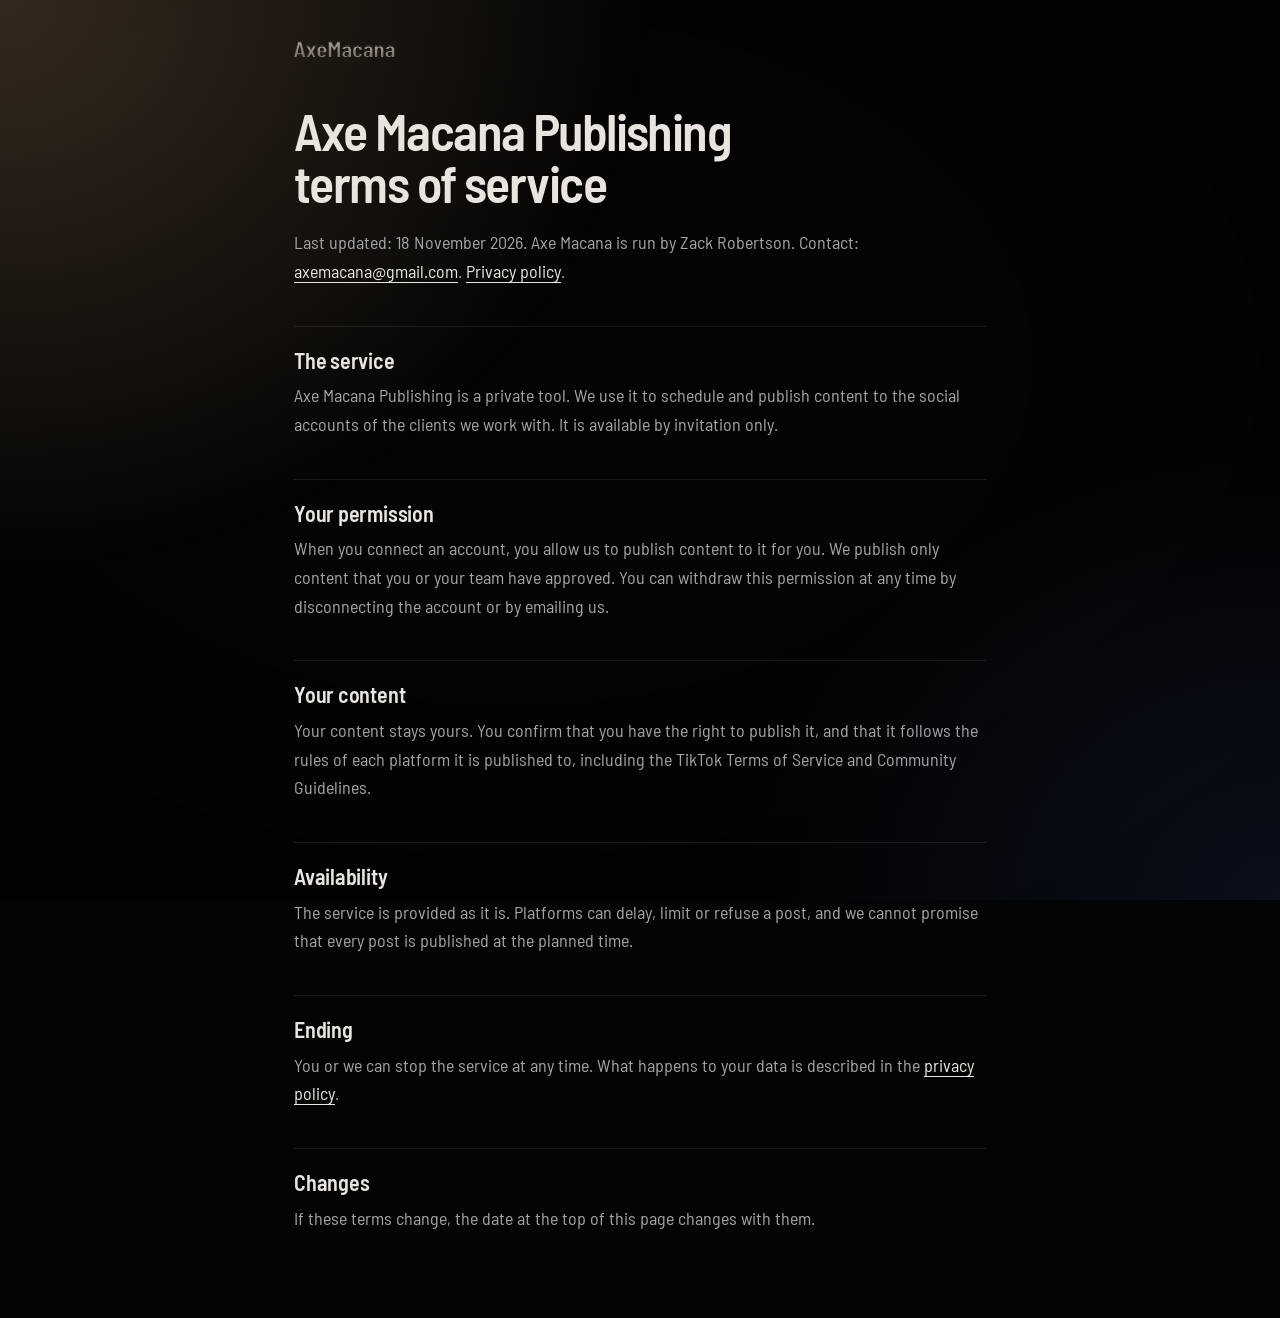
<file: post/terms/index.html>
<!doctype html>
<meta charset="utf-8">
<meta name="viewport" content="width=device-width,initial-scale=1">
<meta name="robots" content="noindex,nofollow">
<meta name="theme-color" content="#040404">
<link rel="preconnect" href="https://fonts.googleapis.com">
<link rel="preconnect" href="https://fonts.gstatic.com" crossorigin>
<link href="https://fonts.googleapis.com/css2?family=Barlow+Semi+Condensed:wght@400;600&display=swap" rel="stylesheet">
<link rel="stylesheet" href="/pages.css">
<title>Axe Macana Publishing terms of service</title>
<h1>Axe Macana Publishing terms of service</h1>
<p>Last updated: 18 November 2026. Axe Macana is run by Zack Robertson. Contact:
<a href="mailto:axemacana@gmail.com">axemacana@gmail.com</a>. <a href="/post/privacy/">Privacy policy</a>.</p>

<h2>The service</h2>
<p>Axe Macana Publishing is a private tool. We use it to schedule and publish content to the social accounts of the
clients we work with. It is available by invitation only.</p>

<h2>Your permission</h2>
<p>When you connect an account, you allow us to publish content to it for you. We publish only content that you or your
team have approved. You can withdraw this permission at any time by disconnecting the account or by emailing us.</p>

<h2>Your content</h2>
<p>Your content stays yours. You confirm that you have the right to publish it, and that it follows the rules of each
platform it is published to, including the TikTok Terms of Service and Community Guidelines.</p>

<h2>Availability</h2>
<p>The service is provided as it is. Platforms can delay, limit or refuse a post, and we cannot promise that every post
is published at the planned time.</p>

<h2>Ending</h2>
<p>You or we can stop the service at any time. What happens to your data is described in the
<a href="/post/privacy/">privacy policy</a>.</p>

<h2>Changes</h2>
<p>If these terms change, the date at the top of this page changes with them.</p>
</file>
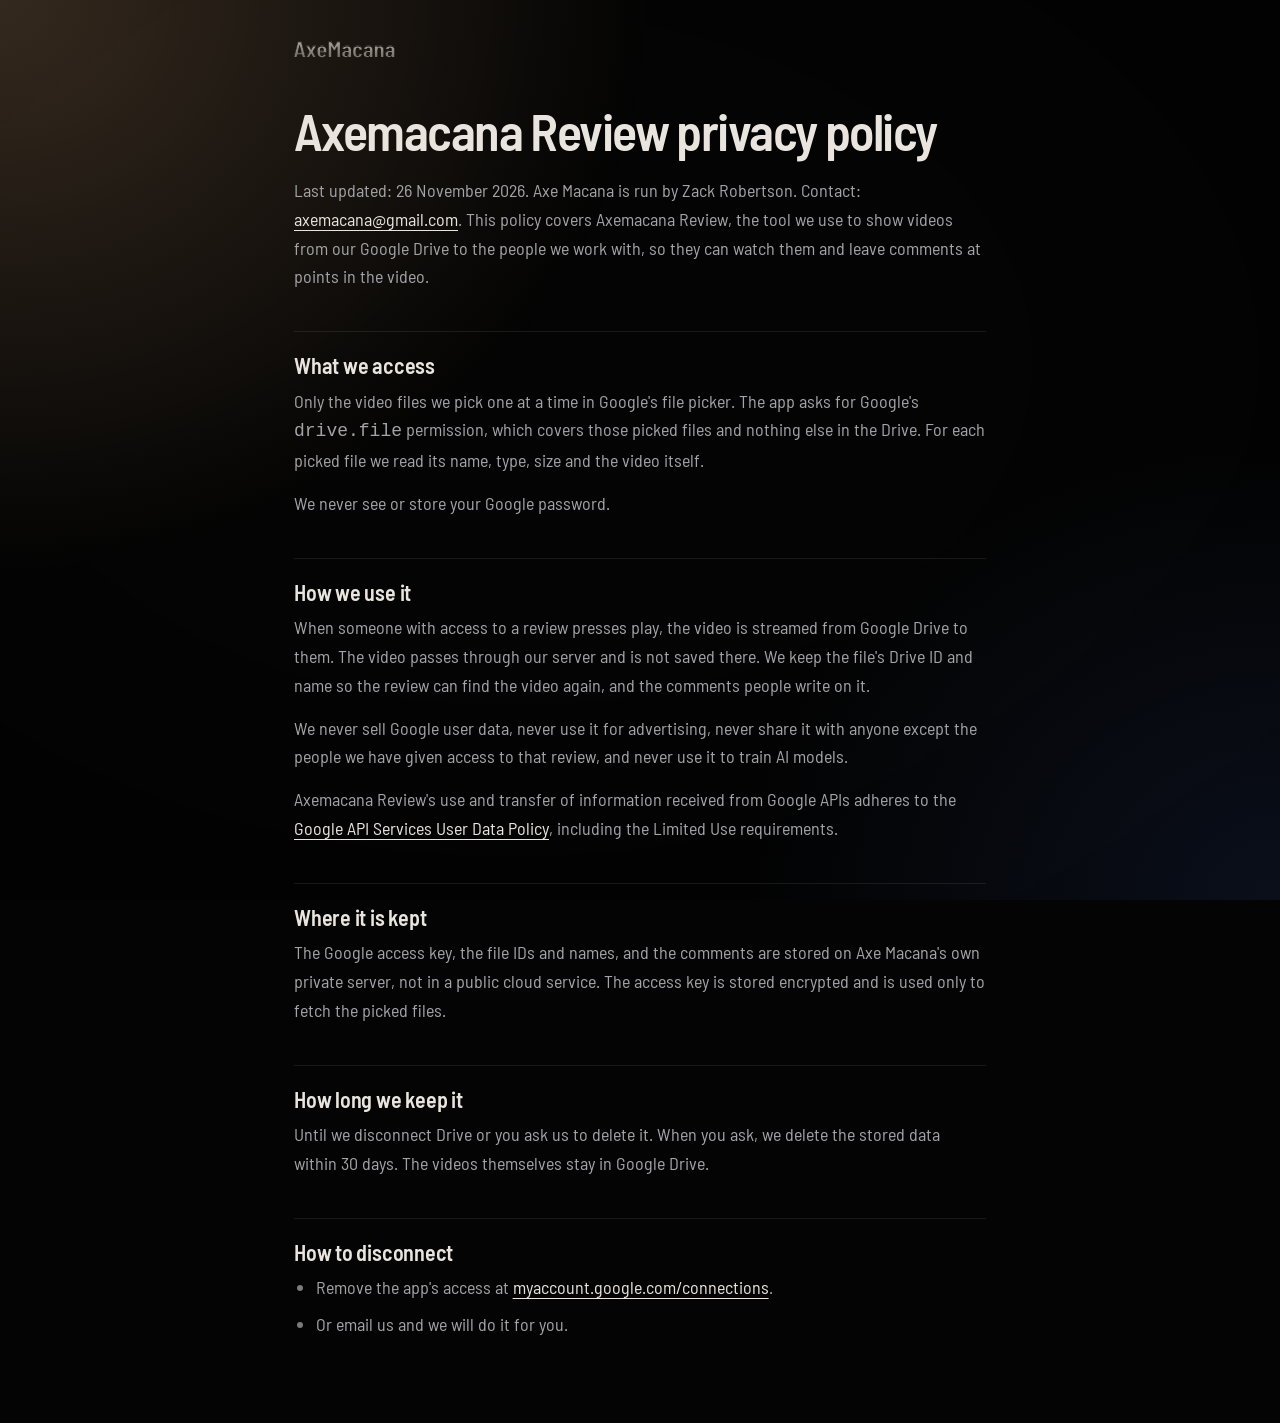
<file: review/privacy/index.html>
<!doctype html>
<meta charset="utf-8">
<meta name="viewport" content="width=device-width,initial-scale=1">
<meta name="robots" content="noindex,nofollow">
<meta name="theme-color" content="#040404">
<link rel="preconnect" href="https://fonts.googleapis.com">
<link rel="preconnect" href="https://fonts.gstatic.com" crossorigin>
<link href="https://fonts.googleapis.com/css2?family=Barlow+Semi+Condensed:wght@400;600&display=swap" rel="stylesheet">
<link rel="stylesheet" href="/pages.css">
<title>Axemacana Review privacy policy</title>
<h1>Axemacana Review privacy policy</h1>
<p>Last updated: 26 November 2026. Axe Macana is run by Zack Robertson. Contact:
<a href="mailto:axemacana@gmail.com">axemacana@gmail.com</a>. This policy covers Axemacana Review, the tool we use to
show videos from our Google Drive to the people we work with, so they can watch them and leave comments at points in
the video.</p>

<h2>What we access</h2>
<p>Only the video files we pick one at a time in Google's file picker. The app asks for Google's
<code>drive.file</code> permission, which covers those picked files and nothing else in the Drive. For each picked file
we read its name, type, size and the video itself.</p>
<p>We never see or store your Google password.</p>

<h2>How we use it</h2>
<p>When someone with access to a review presses play, the video is streamed from Google Drive to them. The video passes
through our server and is not saved there. We keep the file's Drive ID and name so the review can find the video again,
and the comments people write on it.</p>
<p>We never sell Google user data, never use it for advertising, never share it with anyone except the people we have
given access to that review, and never use it to train AI models.</p>
<p>Axemacana Review's use and transfer of information received from Google APIs adheres to the
<a href="https://developers.google.com/terms/api-services-user-data-policy">Google API Services User Data Policy</a>,
including the Limited Use requirements.</p>

<h2>Where it is kept</h2>
<p>The Google access key, the file IDs and names, and the comments are stored on Axe Macana's own private server, not in
a public cloud service. The access key is stored encrypted and is used only to fetch the picked files.</p>

<h2>How long we keep it</h2>
<p>Until we disconnect Drive or you ask us to delete it. When you ask, we delete the stored data within 30 days. The
videos themselves stay in Google Drive.</p>

<h2>How to disconnect</h2>
<ul>
<li>Remove the app's access at <a href="https://myaccount.google.com/connections">myaccount.google.com/connections</a>.</li>
<li>Or email us and we will do it for you.</li>
</ul>
</file>
<file: pages.css>
/* Shared look for the small text pages (/connect, /post). Same room as the home page:
   BrandToolkit docs/look/LOOK-INSTRUMENT-LIT.md. Styles tags only, so the pages' markup and words stay as they are. */
:root{--ink:#f2f2f2;--sub:#a3a3a8;--heading:#e9e5de;--bg:#040404;
  --sans:"Barlow Semi Condensed","Segoe UI",system-ui,sans-serif}
*{box-sizing:border-box}
html{background:var(--bg);color-scheme:dark}
/* warm key top left, cool fill bottom right, vignette: fixed, so long pages scroll in front of one room */
html::before{content:"";position:fixed;inset:0;pointer-events:none;background:
  radial-gradient(ellipse 60% 75% at 0% 0%,rgba(255,196,140,.20),transparent 85%),
  radial-gradient(ellipse 50% 60% at 100% 100%,rgba(90,140,255,.10),transparent 85%),
  radial-gradient(ellipse 90% 85% at 40% 40%,transparent 45%,rgba(0,0,0,.7))}
body{position:relative;margin:0 auto;max-width:42em;padding:104px clamp(16px,5vw,32px) 72px;
  color:var(--sub);font:400 18px/1.6 var(--sans);
  /* the wordmark file has 45 of 280 units of empty space before the A, hence the pull to the left */
  background:url(/wordmark.svg) no-repeat calc(clamp(16px,5vw,32px) - 24px) 32px / auto 34px}
::selection{color:var(--bg);background:var(--heading)}
h1{margin:0 0 20px;font-size:clamp(34px,6vw,52px);line-height:1;font-weight:600;letter-spacing:-.03em;color:var(--heading);text-wrap:balance}
h2{margin:40px 0 8px;padding-top:20px;border-top:1px solid rgba(255,245,230,.09);font-size:22px;line-height:1.2;font-weight:600;letter-spacing:-.01em;color:var(--heading)}
p{margin:0 0 14px}
ul{margin:0 0 14px;padding-left:1.2em}
li{margin:0 0 8px}
li::marker{color:#7d7b78}
b{font-weight:600;color:var(--ink)}
a{color:var(--heading);text-underline-offset:4px}
a:hover{color:#fff}
:focus-visible{outline:2px solid var(--heading);outline-offset:3px}
</file>
